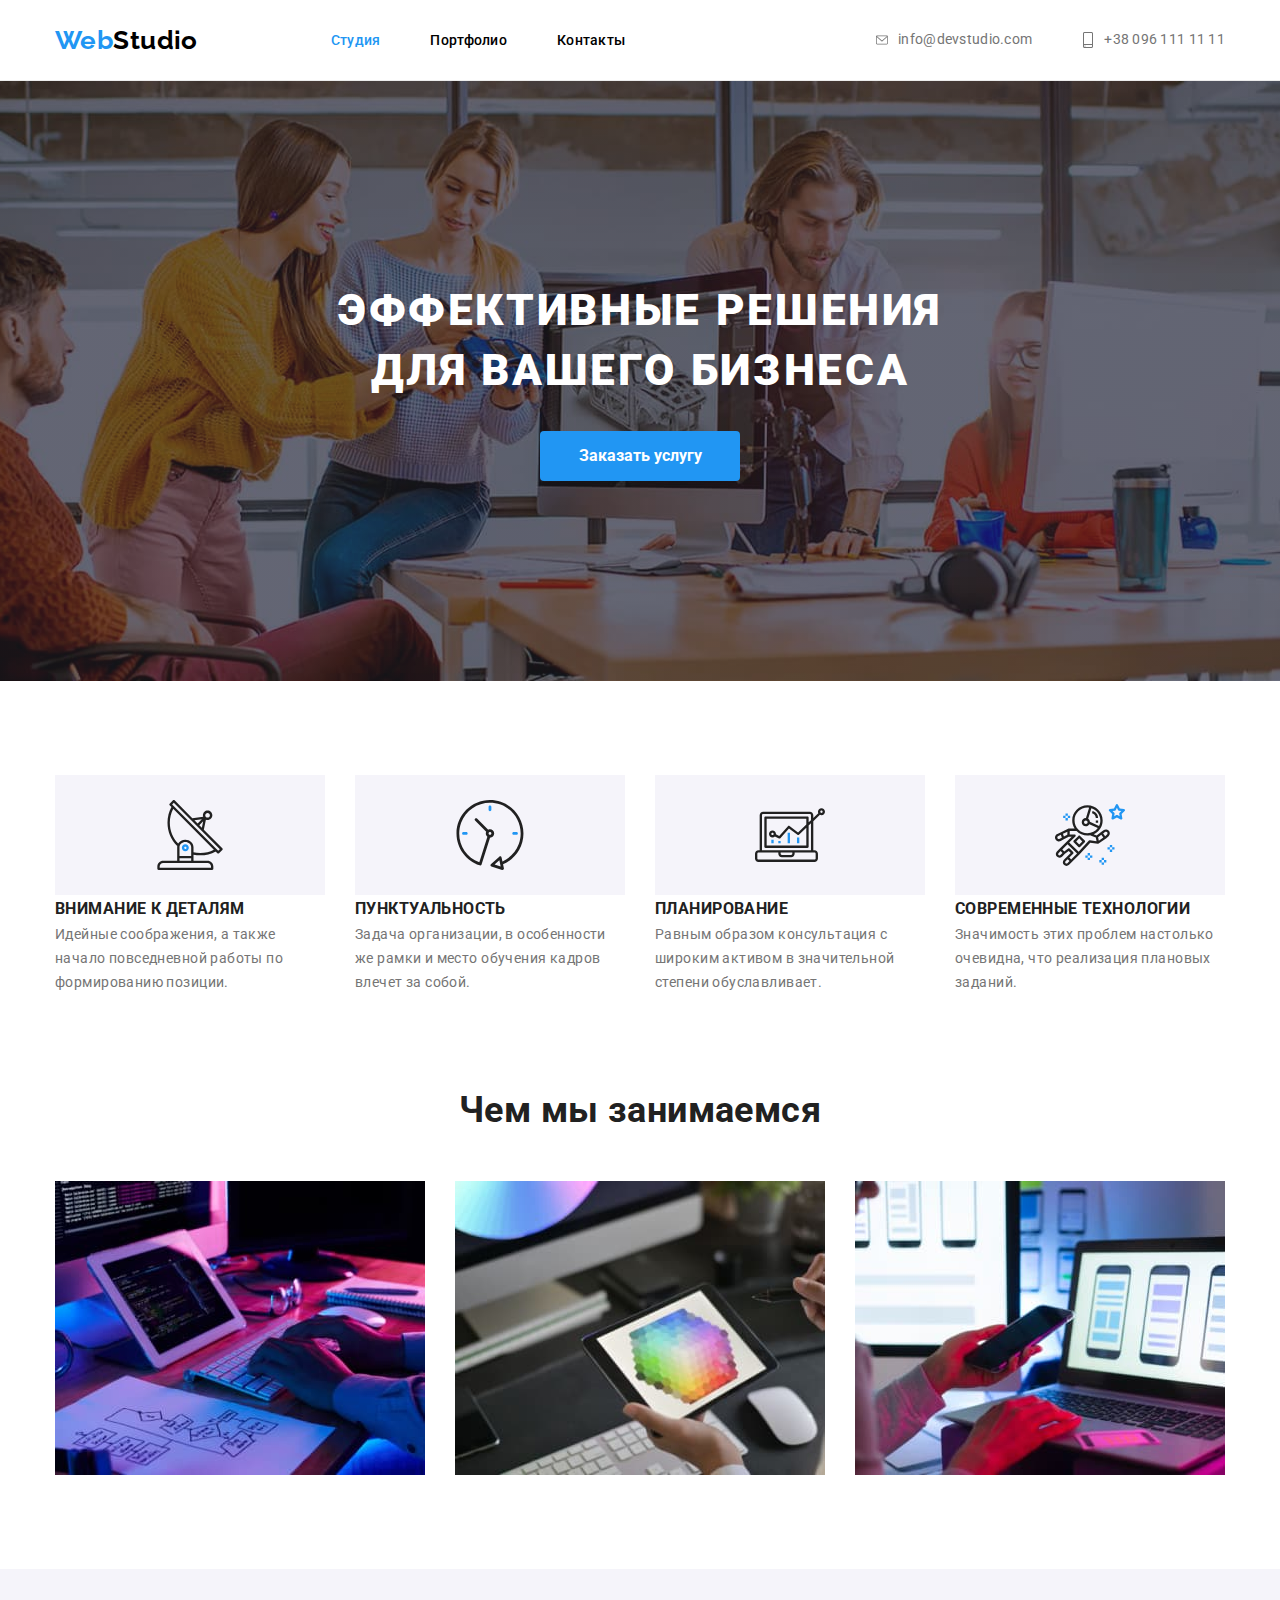
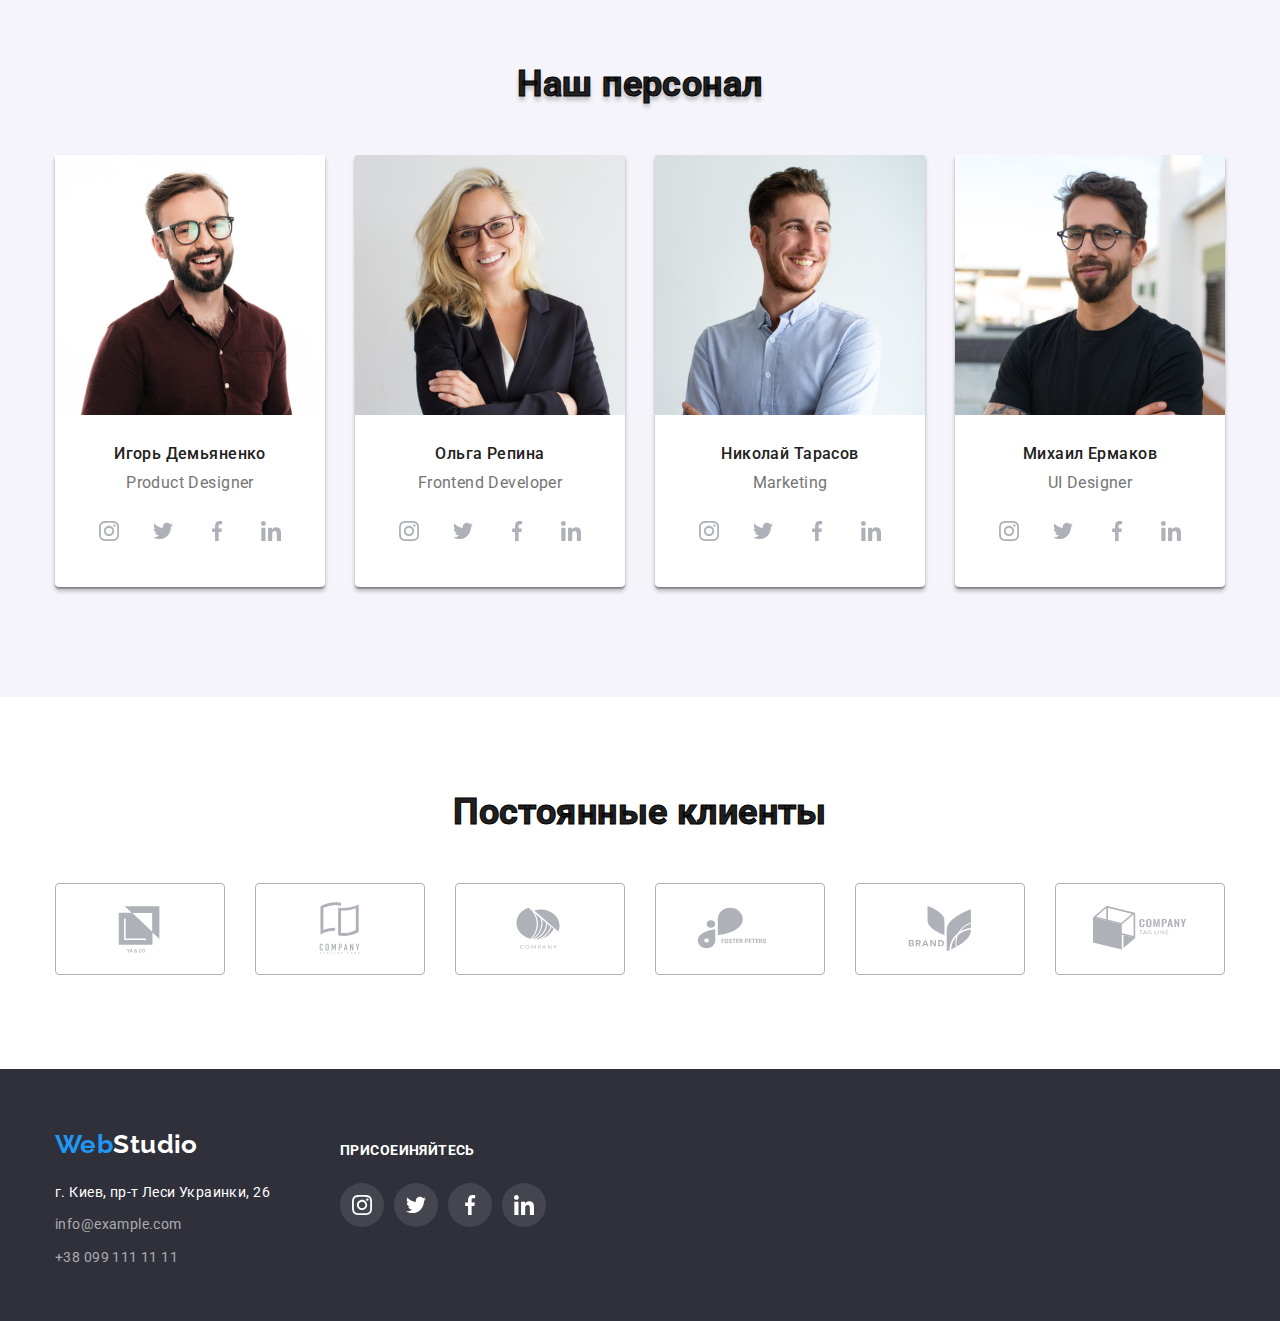
<file: index.html>
<!DOCTYPE html>
<html lang="ru">
<head>
    <meta charset="UTF-8">
    <meta http-equiv="X-UA-Compatible" content="IE=edge">
    <meta name="viewport" content="width=device-width, initial-scale=1.0">
    <title>WebStudio</title>
    <link rel="preconnect" href="https://fonts.googleapis.com">
    <link rel="preconnect" href="https://fonts.gstatic.com" crossorigin>
    <link href="https://fonts.googleapis.com/css2?family=Raleway:wght@700&family=Roboto:wght@400;500;700;900&display=swap"
        rel="stylesheet">
    <link rel="stylesheet" href="https://cdnjs.cloudflare.com/ajax/libs/modern-normalize/1.1.0/modern-normalize.min.css">
    <link rel="stylesheet" href="./css/styles.css">
    
</head>
<body>
    <header class="header">
    <div class="container">
        <div class="container-header">
            <a href="./index.html" class="logo link">Web<Span class="logo-header">Studio</Span></a>
            <nav>
                <ul class="header-nav">
                    <li class="nav-item"><a href="./index.html" class="link carent">Студия</a></li>
                    <li class="nav-item"><a href="./portfolio.html" class="link">Портфолио</a></li>
                    <li class="nav-item"><a href="" class="link">Контакты</a></li>
                </ul>
            </nav>
            <ul class="link-nav">
                <li class="link-item">
                    <a href="mailto:info@devstudio.com" class="link"> <svg class="link-icon">
                        <use href="./images/icon/icon-defs.svg#icon-envelope"></use>
                    </svg>info@devstudio.com</a></li>
                <li class="link-item">
                    
                    <a href="tel:+380961111111" class="link">
                        <svg class="link-icon">
                            <use href="./images/icon/icon-defs.svg#icon-smartphone"></use>
                        </svg>+38 096 111 11 11</a></li>
            </ul>
        </div>
    </div>
    </header>
    <main>
        <section class="hero">
            <div class="container">
                <div class="hero-box">
                    <h1 class="hero-title">
                        Эффективные решения<br>
                        для вашего бизнеса
                    </h1>
                    <button type="button" class="button btn">Заказать услугу</button>
                </div>
            </div>
        </section>
        
        <section class="section">
            <h2 hidden class="section-title">Особенности</h2>
            <div class="container">
                <ul class="feature">
                    <li class="feature-list antena" >
                        <div class="feature-icon">
                            <svg class="feature-logo">
                                <use href="./images/icon/icon-defs.svg#icon-antenna"></use>
                            </svg>
                        </div>
                        <h3 class="feature-title"> Внимание к деталям</h3>
                        <p>
                            Идейные соображения, а также начало повседневной работы по формированию позиции.
                        </p>
                    </li>
                    <li class="feature-list clock">
                        <div class="feature-icon">
                            <svg class="feature-logo">
                                <use href="./images/icon/icon-defs.svg#icon-clock"></use>
                            </svg>
                        </div>
                        <h3 class="feature-title">Пунктуальность</h3>
                        <p>
                            Задача организации, в особенности же рамки и место обучения кадров влечет за собой.
                        </p>
                    </li>
                    <li class="feature-list diagram">
                        <div class="feature-icon">
                            <svg class="feature-logo">
                                <use href="./images/icon/icon-defs.svg#icon-diagram"></use>
                            </svg>
                        </div>
                        <h3 class="feature-title">Планирование</h3>
                        <p>
                            Равным образом консультация с широким активом в значительной степени обуславливает.
                        </p>
                    </li>
                    <li class="feature-list astronaut">
                        <div class="feature-icon">
                            <svg class="feature-logo">
                                <use href="./images/icon/icon-defs.svg#icon-astronaut"></use>
                            </svg>
                        </div>
                        <h3 class="feature-title">Современные технологии</h3>
                        <p>
                            Значимость этих проблем настолько очевидна, что реализация плановых заданий.
                        </p>
                    </li>
                </ul>
            </div>
        </section>
        <section class="section">
            <div class="container">
                <div class="work">
                    <h2 class="section-title">Чем мы занимаемся</h2>
                    <ul class="our-work">
                        <li class="title-work"><a href=""><img src="./images/keyboard-1.jpg" alt="клавиатура" width="370"></a></li>
                        <li class="title-work"><a href=""><img src="./images/tablet-1.jpg" alt="планшет" width="370"></a></li>
                        <li class="title-work"><a href=""><img src="./images/phone-1.jpg" alt="телефон" width="370"></a></li>
                    </ul>
                </div>
            </div>
        </section>
        <section class="section team">
            <div class="container">
                <div class="team-box">
                    <h2 class="section-title title">Наш персонал</h2>
                    <ul class="our-team">
                        <li class="team-card"><img src="./images/igor-demyanenko.jpg" alt="Игорь Демьяненко" width="270">
                            <h3 class="title">Игорь Демьяненко</h3>
                            <p class="profession">Product Designer</p>
                            <ul class="social-list">
                                <li class="social-item">
                                    <a href="" class="social-link">
                                        <svg class="social-icon">
                                            <use href="./images/icon/icon-defs.svg#icon-instagram"></use>
                                        </svg>
                                    </a></li>
                                <li class="social-item">
                                    <a href="" class="social-link">
                                        <svg class="social-icon">
                                            <use href="./images/icon/icon-defs.svg#icon-twitter"></use>
                                        </svg>
                                    </a></li>
                                <li class="social-item">
                                    <a href="" class="social-link">
                                        <svg class="social-icon">
                                            <use href="./images/icon/icon-defs.svg#icon-facebook"></use>
                                        </svg>
                                    </a></li>
                                <li class="social-item">
                                    <a href="" class="social-link">
                                        <svg class="social-icon">
                                            <use href="./images/icon/icon-defs.svg#icon-linkedin"></use>
                                        </svg>
                                    </a></li>
                            </ul>
                        </li>
                        <li class="team-card"><img src="./images/olga-repina.jpg" alt="Ольга Репина" width="270" height="260">
                            <h3 class="title">Ольга Репина</h3>
                            <p class="profession">Frontend Developer</p>
                            <ul class="social-list">
                                <li class="social-item">
                                    <a href="" class="social-link">
                                        <svg class="social-icon">
                                            <use href="./images/icon/icon-defs.svg#icon-instagram"></use>
                                        </svg>
                                    </a>
                                </li>
                                <li class="social-item">
                                    <a href="" class="social-link">
                                        <svg class="social-icon">
                                            <use href="./images/icon/icon-defs.svg#icon-twitter"></use>
                                        </svg>
                                    </a>
                                </li>
                                <li class="social-item">
                                    <a href="" class="social-link">
                                        <svg class="social-icon">
                                            <use href="./images/icon/icon-defs.svg#icon-facebook"></use>
                                        </svg>
                                    </a>
                                </li>
                                <li class="social-item">
                                    <a href="" class="social-link">
                                        <svg class="social-icon">
                                            <use href="./images/icon/icon-defs.svg#icon-linkedin"></use>
                                        </svg>
                                    </a>
                                </li>
                            </ul>
                        </li>
                        <li class="team-card"><img src="./images/nikolaj-tarasov.jpg" alt="Николай Тарасов" width="270" height="260">
                            <h3 class="title">Николай Тарасов</h3>
                            <p class="profession">Marketing</p>
                            <ul class="social-list">
                                <li class="social-item">
                                    <a href="" class="social-link">
                                        <svg class="social-icon">
                                            <use href="./images/icon/icon-defs.svg#icon-instagram"></use>
                                        </svg>
                                    </a>
                                </li>
                                <li class="social-item">
                                    <a href="" class="social-link">
                                        <svg class="social-icon">
                                            <use href="./images/icon/icon-defs.svg#icon-twitter"></use>
                                        </svg>
                                    </a>
                                </li>
                                <li class="social-item">
                                    <a href="" class="social-link">
                                        <svg class="social-icon">
                                            <use href="./images/icon/icon-defs.svg#icon-facebook"></use>
                                        </svg>
                                    </a>
                                </li>
                                <li class="social-item">
                                    <a href="" class="social-link">
                                        <svg class="social-icon">
                                            <use href="./images/icon/icon-defs.svg#icon-linkedin"></use>
                                        </svg>
                                    </a>
                                </li>
                            </ul>
                        </li>
                        <li class="team-card"><img src="./images/mihail-ermakov.jpg" alt="Михаил Ермаков" width="270"
                                    height="260">
                            <h3 class="title">Михаил Ермаков</h3>
                            <p class="profession">UI Designer</p>
                            <ul class="social-list">
                                <li class="social-item">
                                    <a href="" class="social-link">
                                        <svg class="social-icon">
                                            <use href="./images/icon/icon-defs.svg#icon-instagram"></use>
                                        </svg>
                                    </a>
                                </li>
                                <li class="social-item">
                                    <a href="" class="social-link">
                                        <svg class="social-icon">
                                            <use href="./images/icon/icon-defs.svg#icon-twitter"></use>
                                        </svg>
                                    </a>
                                </li>
                                <li class="social-item">
                                    <a href="" class="social-link">
                                        <svg class="social-icon">
                                            <use href="./images/icon/icon-defs.svg#icon-facebook"></use>
                                        </svg>
                                    </a>
                                </li>
                                <li class="social-item">
                                    <a href="" class="social-link">
                                        <svg class="social-icon">
                                            <use href="./images/icon/icon-defs.svg#icon-linkedin"></use>
                                        </svg>
                                    </a>
                                </li>
                            </ul>
                        </li>
                    </ul>
                </div>
            </div>
        </section>
        <section>
            <div class="container">
                <div class="clients">
                    <h2 class="section-title title">Постоянные клиенты</h2>
                    <ul class="clients-list">
                        <li class="clients-item"><a href="" class="clients-link">
                            <svg class="clients-icon">
                                <use href="./images/icon/icon-defs.svg#icon-compani-1"></use>
                            </svg>
                        </a></li>
                        <li class="clients-item"><a href="" class="clients-link">
                            <svg class="clients-icon">
                                <use href="./images/icon/icon-defs.svg#icon-compani-2"></use>
                            </svg>
                        </a></li>
                        <li class="clients-item"><a href="" class="clients-link">
                            <svg class="clients-icon">
                                <use href="./images/icon/icon-defs.svg#icon-compani-3"></use>
                            </svg>
                        </a></li>
                        <li class="clients-item"><a href="" class="clients-link">
                            <svg class="clients-icon">
                                <use href="./images/icon/icon-defs.svg#icon-compani-4"></use>
                            </svg>
                        </a></li>
                        <li class="clients-item"><a href="" class="clients-link">
                            <svg class="clients-icon">
                                <use href="./images/icon/icon-defs.svg#icon-compani-5"></use>
                            </svg>
                        </a></li>
                        <li class="clients-item"><a href="" class="clients-link">
                            <svg class="clients-icon">
                                <use href="./images/icon/icon-defs.svg#icon-compani-6"></use>
                            </svg>
                        </a></li>
                    </ul>
                </div>
                
            </div>
        </section>
    </main>
    <footer class="footer">
        <div class="container">
            <div class="footer-blok">
                <div class="addres-blok">
                    <address class="footer-addres">
                        <ul class="addres-list">
                            <li class="social"> <a href="./index.html" class="logo">Web<Span class="logo-footer">Studio</Span></a></li>
                            <li class="social"> г. Киев, пр-т Леси Украинки, 26 </li>
                            <li class="social"><a href="mailto:info@example.com" class="link">info@example.com</a></li>
                            <li class="social"><a href="tel:+380991111111" class="link">+38 099 111 11 11</a></li>
                        </ul>
                    </address>
                </div>
                <div class="link-blok">
                    <h2 class="addres-title">ПРИСОЕИНЯЙТЕСЬ</h2>
                    <ul class="footer-list">
                        <li class="footer-item">
                            <a href="" class="footer-link">
                            <svg class="footer-icon ">
                                <use href="./images/icon/icon-defs.svg#icon-instagram"></use>
                            </svg>
                            </a></li>
                        <li class="footer-item">
                            <a href="" class="footer-link">
                            <svg class="footer-icon">
                                <use href="./images/icon/icon-defs.svg#icon-twitter"></use>
                            </svg>
                            </a></li>
                        <li class="footer-item">
                            <a href="" class="footer-link">
                            <svg class="footer-icon">
                                <use href="./images/icon/icon-defs.svg#icon-facebook"></use>
                            </svg>
                            </a></li>
                        <li class="footer-item">
                            <a href="" class="footer-link">
                            <svg class="footer-icon">
                                <use href="./images/icon/icon-defs.svg#icon-linkedin"></use>
                            </svg>
                            </a></li>
                    </ul>
                </div>
            </div>
        </div>
    </footer>
</body>
</html>
</file>
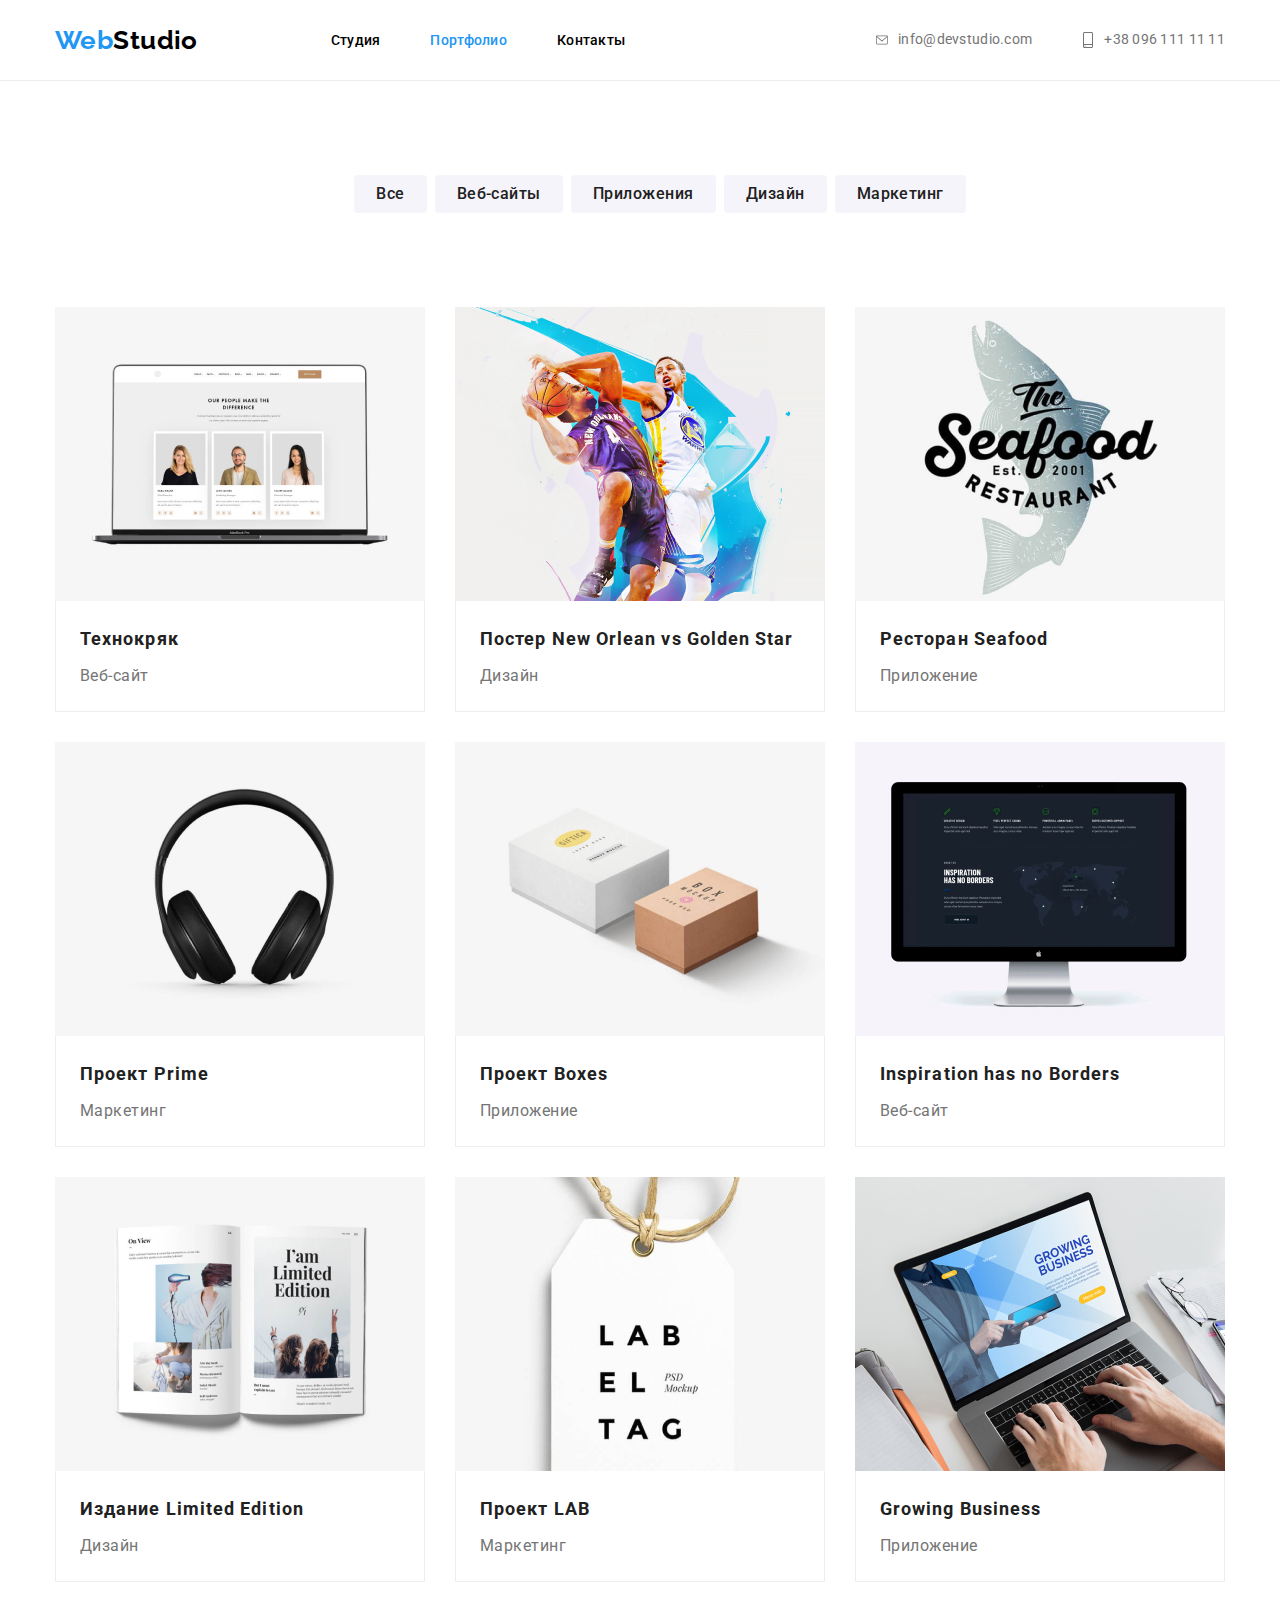
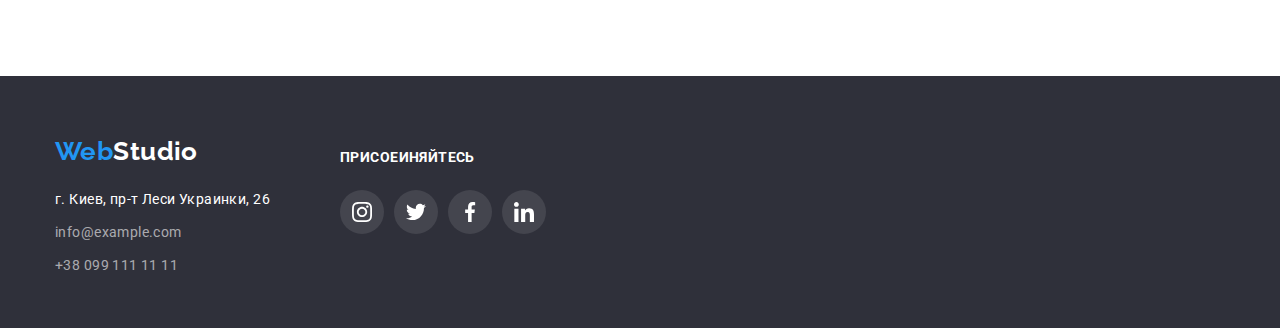
<file: portfolio.html>
<!DOCTYPE html>
<html lang="ru">
<head>
    <meta charset="UTF-8">
    <meta http-equiv="X-UA-Compatible" content="IE=edge">
    <meta name="viewport" content="width=device-width, initial-scale=1.0">
    <title>Document</title>
    <link rel="preconnect" href="https://fonts.googleapis.com">
    <link rel="preconnect" href="https://fonts.gstatic.com" crossorigin>
    <link href="https://fonts.googleapis.com/css2?family=Raleway:wght@700&family=Roboto:wght@400;500;700;900&display=swap"
        rel="stylesheet">
    <link rel="stylesheet" href="https://cdnjs.cloudflare.com/ajax/libs/modern-normalize/1.1.0/modern-normalize.min.css">
    <link rel="stylesheet" href="./css/styles.css">
</head>
<body>
    <header class="header">
        <div class="container">
            <div class="container-header">
                <a href="./index.html" class="logo link">Web<Span class="logo-header">Studio</Span></a>
                <nav>
                    <ul class="header-nav">
                        <li class="nav-item"><a href="./index.html" class="link">Студия</a></li>
                        <li class="nav-item"><a href="./portfolio.html" class="link carent">Портфолио</a></li>
                        <li class="nav-item"><a href="" class="link">Контакты</a></li>
                    </ul>
                </nav>
                <ul class="link-nav">
                    <li class="link-item">
                        <a href="mailto:info@devstudio.com" class="link"> <svg class="link-icon">
                                <use href="./images/icon/icon-defs.svg#icon-envelope"></use>
                            </svg>info@devstudio.com</a>
                    </li>
                    <li class="link-item">
    
                        <a href="tel:+380961111111" class="link">
                            <svg class="link-icon">
                                <use href="./images/icon/icon-defs.svg#icon-smartphone"></use>
                            </svg>+38 096 111 11 11</a>
                    </li>
                </ul>
            </div>
        </div>
    </header>
    <main>
        <section>
            <div class="container">
                <h1 hidden>Портфолио</h1>
                <ul class="button-select">
                    <li class="select"><button type="button" class="btn-select">Все</button></li>
                    <li class="select"><button type="button" class="btn-select">Веб-сайты</button></li>
                    <li class="select"><button type="button" class="btn-select">Приложения</button></li>
                    <li class="select"><button type="button" class="btn-select">Дизайн</button></li>
                    <li class="select"><button type="button" class="btn-select">Маркетинг</button></li>
                </ul>
                <ul class="portfolio-list">
                    <li class="portfolio-card"><a class="link" href=""><img src="./images/portfolio/project-1.jpg" alt="Раскрытый ноутбук" width="370">
                            <div class="card-text">
                                <h2 class="portfolio-title">Технокряк</h2>
                                <p class="portfolio-text">Веб-сайт</p>
                            </div>
                        </a>
                    </li>
                    <li class="portfolio-card"><a class="link" href=""><img src="./images/portfolio/project-2.jpg" alt="Раскрытый ноутбук" width="370">
                            <div class="card-text">
                                <h2 class="portfolio-title">Постер New Orlean vs Golden Star</h2>
                                <p class="portfolio-text">Дизайн</p>
                            </div>
                        </a>
                    </li>
                    <li class="portfolio-card"><a class="link" href=""><img src="./images/portfolio/project-3.jpg" alt="Раскрытый ноутбук" width="370">
                            <div class="card-text">
                                <h2 class="portfolio-title">Ресторан Seafood</h2>
                                <p class="portfolio-text">Приложение</p>
                            </div>
                        </a>
                    </li>
                    <li class="portfolio-card"><a class="link" href=""><img src="./images/portfolio/project-4.jpg" alt="Раскрытый ноутбук" width="370">
                            <div class="card-text">
                                <h2 class="portfolio-title">Проект Prime</h2>
                                <p class="portfolio-text">Маркетинг</p>
                            </div>
                        </a>
                    </li>
                    <li class="portfolio-card"><a class="link" href=""><img src="./images/portfolio/project-5.jpg" alt="Раскрытый ноутбук" width="370">
                            <div class="card-text">
                                <h2 class="portfolio-title">Проект Boxes</h2>
                                <p class="portfolio-text">Приложение</p>
                            </div>
                        </a>
                    </li>
                    <li class="portfolio-card"><a class="link" href=""><img src="./images/portfolio/project-6.jpg" alt="Раскрытый ноутбук" width="370">
                            <div class="card-text">
                                <h2 class="portfolio-title">Inspiration has no Borders</h2>
                            <p class="portfolio-text">Веб-сайт</p>
                            </div>
                        </a>
                    </li>
                    <li class="portfolio-card"><a class="link" href=""><img src="./images/portfolio/project-7.jpg" alt="Раскрытый ноутбук" width="370">
                            <div class="card-text">
                                <h2 class="portfolio-title">Издание Limited Edition</h2>
                                <p class="portfolio-text">Дизайн</p>
                            </div>
                        </a>
                    </li>
                    <li class="portfolio-card"><a class="link" href=""><img src="./images/portfolio/project-8.jpg" alt="Раскрытый ноутбук" width="370">
                            <div class="card-text">
                                <h2 class="portfolio-title">Проект LAB</h2>
                            <p class="portfolio-text">Маркетинг</p>
                            </div>
                        </a>
                    </li>
                    <li class="portfolio-card"><a class="link" href=""><img src="./images/portfolio/project-9.jpg" alt="Раскрытый ноутбук" width="370">
                            <div class="card-text">
                                <h2 class="portfolio-title">Growing Business</h2>
                            <p class="portfolio-text">Приложение</p>
                            </div>
                        </a>
                    </li>
                </ul>
            </div>
        </section>
    </main>
<footer class="footer">
    <div class="container">
        <div class="footer-blok">
            <div class="addres-blok">
                <address class="footer-addres">
                    <ul class="addres-list">
                        <li class="social"> <a href="./index.html" class="logo">Web<Span
                                    class="logo-footer">Studio</Span></a></li>
                        <li class="social"> г. Киев, пр-т Леси Украинки, 26 </li>
                        <li class="social"><a href="mailto:info@example.com" class="link">info@example.com</a></li>
                        <li class="social"><a href="tel:+380991111111" class="link">+38 099 111 11 11</a></li>
                    </ul>
                </address>
            </div>
            <div class="link-blok">
                <h2 class="addres-title">ПРИСОЕИНЯЙТЕСЬ</h2>
                <ul class="footer-list">
                    <li class="footer-item">
                        <a href="" class="footer-link">
                            <svg class="footer-icon ">
                                <use href="./images/icon/icon-defs.svg#icon-instagram"></use>
                            </svg>
                        </a>
                    </li>
                    <li class="footer-item">
                        <a href="" class="footer-link">
                            <svg class="footer-icon">
                                <use href="./images/icon/icon-defs.svg#icon-twitter"></use>
                            </svg>
                        </a>
                    </li>
                    <li class="footer-item">
                        <a href="" class="footer-link">
                            <svg class="footer-icon">
                                <use href="./images/icon/icon-defs.svg#icon-facebook"></use>
                            </svg>
                        </a>
                    </li>
                    <li class="footer-item">
                        <a href="" class="footer-link">
                            <svg class="footer-icon">
                                <use href="./images/icon/icon-defs.svg#icon-linkedin"></use>
                            </svg>
                        </a>
                    </li>
                </ul>
            </div>
        </div>
    </div>
</footer>
</body>
</html>
</file>
<file: css/styles.css>
:root {
  --primery-text-color: #757575;
  --secondary-text-color: #212121;
  --accent-color-text: #2196f3;
  --logo-text-color: #000000;
  --white-color: #ffffff;
  --background-footer-color: #2f303a;
  --hover-button: #188ce8;
  --secondary-backgraund-color: #f5f4fa;
  --icon-color: #afb1b8;
}

/* вторичный цвет фона #F5F4FA */
/* основной цвет фона #FFFFFF */
p,
h1,
h2,
h3,
h4 {
  padding: 0px;
  margin: 0px;
}
img {
  display: block;
}

.container {
  width: 1200px;
  margin-left: auto;
  margin-right: auto;
  padding-left: 15px;
  padding-right: 15px;
}
.link.carent {
  color: #2196f3;
}

.link {
  color: var(--logo-text-color);
  text-decoration: none;
}

.site-nav .link.carent {
  color: var(--accent-color-text);
}

body {
  font-family: "Roboto", sans-serif;
  font-weight: 400;
  font-size: 14px;
  line-height: 1.71;
  letter-spacing: 0.03em;
  background-color: #ffffff;
  color: var(--primery-text-color);
}

.logo {
  font-family: "Raleway", sans-serif;
  font-weight: 700;
  font-size: 26px;
  line-height: 1.17;
  color: var(--accent-color-text);
  text-decoration: none;
}
.logo-header {
  color: var(--logo-text-color);
}
.logo-footer {
  color: var(--white-color);
}
/* -------------header------------- */
.header {
  border-bottom: 1px solid #ececec;
}

.container-header {
  display: flex;
  align-items: center;
}
/* header-nav */

.header-nav {
  display: flex;
  min-width: 294px;
  margin-left: 93px;
  margin-top: 32px;
  margin-bottom: 32px;
  justify-content: space-between;
  font-weight: 500;
  line-height: 1.17;
  list-style: none;
  letter-spacing: 0.02em;
}

.header-nav .header-nav.link {
  color: var(--logo-text-color);
}

.header-nav .link:hover,
.header-nav .link:focus {
  color: var(--accent-color-text);
}
.nav-item:not(:first-child) {
  margin-left: 50px;
}

/* ----------------link-nav---------------*/

.link-nav {
  display: flex;
  margin-right: 0px;
  margin-left: auto;
  list-style: none;
  letter-spacing: 0.02em;
}
.link-item:last-child {
  margin-left: 50px;
}

.link-item .link {
  display: flex;
  align-items: center;
  color: var(--primery-text-color);
}

.link:hover,
.link:focus {
  color: var(--accent-color-text);
}

.link-item {
  display: flex;
  align-items: center;
}

.link-icon {
  margin-right: 10px;
  width: 12px;
  height: 16px;
  fill: currentcolor;
}

/* -------------hero ------------------------*/
.hero {
  background: #c4c4c4;
  background-repeat: no-repeat;
  background-image: linear-gradient(
      rgba(47, 48, 58, 0.4),
      rgba(47, 48, 58, 0.4)
    ),
    url(../images/hero-backgraund.jpg);
  background-position: center;
  background-size: cover;
  max-width: 1600px;
  margin-left: auto;
  margin-right: auto;
}
.hero-box {
  display: flex;
  flex-direction: column;
  align-items: center;
}

.hero-title {
  margin-bottom: 0px;
  margin-top: 200px;
  padding: 0px;
  font-size: 44px;
  font-weight: 900;
  line-height: 1.36;
  letter-spacing: 0.06em;
  color: var(--white-color);
  text-transform: uppercase;
  text-align: center;
}
.button {
  border-radius: 4px;
  border: transparent;
  align-content: center;
  min-height: 50px;
  width: 200px;
  margin-bottom: 200px;
  margin-top: 30px;
  padding: 0px;
  font-family: "roboto", sans-serif;
  font-size: 16px;
  font-weight: 700;
  line-height: 1.87;
  color: var(--white-color);
  background-color: var(--accent-color-text);
}
.button:hover,
.button:focus {
  color: var(--white-color);
  background-color: var(--hover-button);
}

/* -------------section ---------------*/

.section-title {
  color: var(--secondary-text-color);
  font-style: normal;
  font-weight: 700;
  font-size: 36px;
  line-height: 1.17;
  text-align: center;
}
.section .title {
  color: var(--secondary-text-color);
}

/*------------------- Особенности ---------------*/

.feature {
  display: flex;
  padding: 0px;
  margin-top: 94px;
  margin-bottom: 0px;
  list-style: none;
}

.feature-icon {
  display: flex;
  align-items: center;
  justify-content: center;
  width: 270px;
  height: 120px;
  background-color: var(--secondary-backgraund-color);
}
.feature-logo {
  width: 70px;
  height: 70px;
}
.feature-list {
  margin-top: 0px;
  width: 270px;
  text-align: left;
}
.feature-list:not(:first-child) {
  margin-left: 30px;
}

.feature-title {
  color: var(--secondary-text-color);
  text-transform: uppercase;
}

/* ------------Чем мы занимаемся -----------*/

.work {
  margin-top: 94px;
}

.our-work {
  display: flex;
  flex-wrap: wrap;
  padding-left: 0;
  padding-right: 0px;
  margin-bottom: 0px;
  margin-top: 50px;
  list-style: none;
}
.title-work:not(:first-child) {
  margin-left: 30px;
}

/* ------------Наш персонал -----------------*/
.section-title.title {
  -webkit-text-stroke: 1px var(--logo-text-color);
}
.section.team {
  background-color: var(--secondary-backgraund-color);
}
.team-box {
  padding-bottom: 94px;
  margin-top: 94px;
  padding-top: 94px;
}
.team-box > .title {
  text-shadow: 0px 4px 4px rgba(0, 0, 0, 0.25);
}
.our-team {
  display: flex;
  margin-top: 50px;
  margin-left: 0px;
  margin-right: 0px;
  padding-left: 0px;
  padding-right: 0px;
  font-size: 16px;
  line-height: 1.17;
  list-style: none;
}
.team-card {
  text-align: center;
  background-color: var(--white-color);
  box-shadow: 0px 4px 4px rgba(0, 0, 0, 0.25), 0px 1px 1px rgba(0, 0, 0, 0.14),
    0px 2px 1px rgba(0, 0, 0, 0.2);
  border-radius: 0px 0px 4px 4px;
}
.team-card:not(:first-child) {
  margin-left: 30px;
}
.our-team .title {
  margin-top: 30px;
  font-style: normal;
  font-weight: 500;
  font-size: 16px;
  list-style: none;
}
.our-team .profession {
  margin-top: 10px;
  margin-bottom: 16px;
}
.social-list {
  margin-bottom: 34px;
  margin-top: 0px;
  padding: 0px;
  display: flex;
  justify-content: center;
}
.social-item {
  width: 44px;
  height: 44px;
  list-style: none;
}
.social-item + .social-item {
  margin-left: 10px;
}
.social-link {
  width: 100%;
  height: 100%;
  border-radius: 50%;
  display: flex;
  align-items: center;
  justify-content: center;
}
.social-link:hover,
.social-link:focus {
  background-color: var(--accent-color-text);
}
.social-link:hover .social-icon,
.social-link:focus .social-icon {
  fill: var(--white-color);
}
.social-icon {
  width: 20px;
  height: 20px;
  fill: var(--icon-color);
}
/* ------------------киенты-------------- */
.clients {
  margin-top: 94px;
}
.clients-list {
  padding: 0px;
  margin: 0px;
  display: flex;
}
.clients-link {
  width: 106px;
  height: 60px;
}
.clients-item {
  margin-top: 50px;
  width: 170px;
  height: 92px;
  list-style: none;
  border: 1px solid var(--icon-color);
  border-radius: 4px;
  display: flex;
  align-items: center;
  justify-content: center;
}
.clients-item + .clients-item {
  margin-left: 30px;
}
.clients-icon {
  width: 100%;
  height: 100%;
  fill: var(--icon-color);
}

.clients-item:hover,
.clients-item:focus {
  border: 1px solid var(--accent-color-text);
}
.clients-item:hover .clients-icon,
.clients-item:focus .clients-icon {
  fill: var(--accent-color-text);
}

/* ------------ Portfolio----------------- */
.button-select {
  display: flex;
  margin-top: 94px;
  margin-bottom: 0px;
  justify-content: center;
  list-style: none;
}
.btn-select {
  padding-bottom: 6px;
  padding-top: 6px;
  padding-right: 22px;
  padding-left: 22px;
  border-radius: 4px;
  border: transparent;

  font-family: "Roboto", sans-serif;
  font-weight: 500;
  font-size: 16px;
  line-height: 1.62;
  text-align: center;
  letter-spacing: 0.03em;
  color: var(--secondary-text-color);
  background-color: var(--secondary-backgraund-color);
}
.select:not(:first-child) {
  margin-left: 8px;
}

.btn-select:hover,
.btn-select:focus {
  color: var(--white-color);
  background-color: var(--accent-color-text);
  box-shadow: 0px 4px 4px rgba(0, 0, 0, 0.25);
}

.portfolio-list {
  padding: 0px;
  display: flex;
  margin-top: 0px;
  margin-bottom: 94px;
  margin-top: 94px;
  flex-wrap: wrap;
  list-style: none;
}

.portfolio-card {
  display: block;
  background: #ffffff;
}

.portfolio-card:hover,
.portfolio-card:focus {
  box-shadow: 0px 1px 1px rgba(0, 0, 0, 0.12), 0px 4px 4px rgba(0, 0, 0, 0.06),
    1px 4px 6px rgba(0, 0, 0, 0.16);
}

.portfolio-card:nth-child(n + 4) {
  margin-top: 30px;
}

.portfolio-card:nth-child(3n + 2) {
  margin-left: 30px;
  margin-right: 30px;
}

.link.card {
  border-left: 1px solid #eeeeee;
  border-right: 1px solid #eeeeee;
}

.card-text {
  margin-top: 0px;
  border-bottom: 1px solid #eeeeee;
  border-left: 1px solid #eeeeee;
  border-right: 1px solid #eeeeee;
}
.portfolio-title {
  padding-top: 20px;
  margin-top: 0px;
  margin-left: 24px;
  font-weight: 700;
  font-size: 18px;
  line-height: 2;
  letter-spacing: 0.06em;
  color: var(--secondary-text-color);
}

.portfolio-text {
  margin-top: 4px;
  margin-left: 24px;
  margin-bottom: 20px;
  font-weight: 400;
  font-size: 16px;
  line-height: 1.87;
  letter-spacing: 0.03em;
  color: var(--primery-text-color);
}

/* -------------------footer --------------*/
.footer {
  margin-top: 94px;
  background-color: var(--background-footer-color);
}
.footer-addres {
  height: 252px;
  font-style: normal;
  color: #ffffff;
}

.addres-list {
  margin-top: 0px;
  margin-bottom: 0px;
  padding-left: 0px;
  padding-right: 0px;
  list-style: none;
}
.addres-list .link {
  color: rgba(255, 255, 255, 0.6);
}
.social:first-child {
  padding-top: 60px;
}
.social:nth-child(2) {
  margin-top: 20px;
}
.social:nth-child(n + 3) {
  margin-top: 9px;
}
.social:last-child {
  margin-bottom: 60px;
}
.social .link:hover,
.social .link:focus {
  color: var(--accent-color-text);
}
.link-blok {
  margin-left: 70px;
}
.addres-title {
  padding: 0px;
  font-size: 14px;
  color: var(--white-color);
  margin-top: 70px;
}

.footer-blok {
  display: flex;
}
.footer-list {
  margin: 0px;
  padding: 0px;
  list-style: none;
  display: flex;
}
.footer-item {
  margin-top: 20px;
  width: 44px;
  height: 44px;
  list-style: none;
}
.footer-item + .footer-item {
  margin-left: 10px;
}
.footer-link {
  width: 100%;
  height: 100%;
  border-radius: 50%;
  display: flex;
  align-items: center;
  justify-content: center;
  background: rgba(255, 255, 255, 0.1);
}
.footer-link:hover,
.footer-link:focus {
  background-color: var(--accent-color-text);
}
.footer-icon {
  fill: var(--white-color);
  width: 20px;
  height: 20px;
}
</file>
